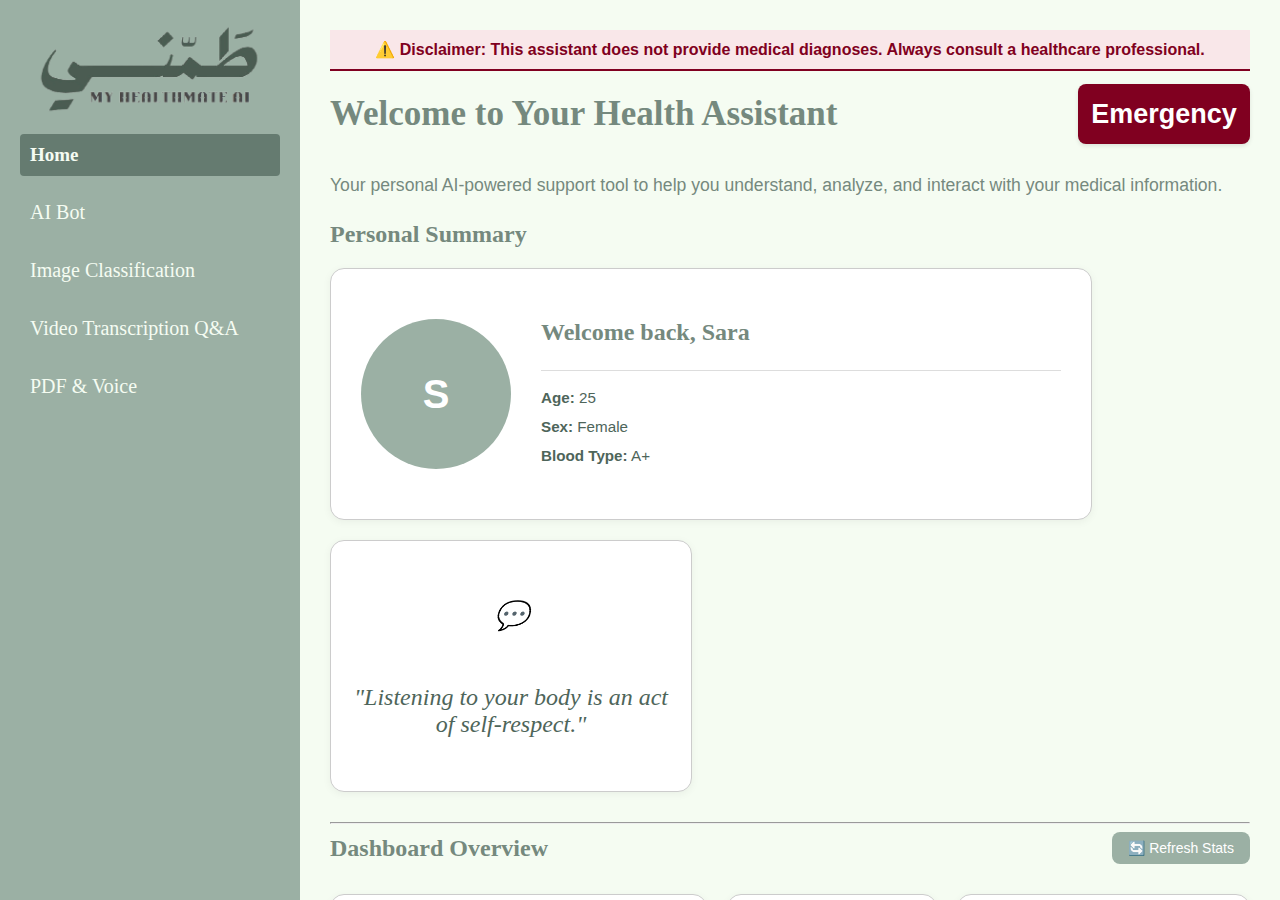
<file: templates/index.html>
<!DOCTYPE html>
<html lang="en">
<head>
  <meta charset="UTF-8" />
  <title>Health Assistant - Home</title>
  <link rel="stylesheet" href="/static/main.css" />
</head>
<body>
  <div class="container">
    <aside class="sidebar">
      <img src="/static/images/WN2.png" alt="Health Assistant Logo" class="sidebar-logo" />
      
    <!-- Sidebar -->
      <nav>
        <a href="/index" class="active">Home</a>
        <a href="/aiBot" >AI Bot</a>
        <a href="/imageClassification">Image Classification</a>
        <a href="/videoTranscribe">Video Transcription Q&A</a>
        <a href="/pdfVoice">PDF & Voice</a>
      </nav>
    </aside>

    <main class="content">
      <div class="disclaimer">
        ⚠️ Disclaimer: This assistant does not provide medical diagnoses. Always consult a healthcare professional.
      </div>
      <div class="header-with-button">
        <h1 style="font-family: Georgia, serif;  font-size: 35px">Welcome to Your Health Assistant</h1>
        <a href="" class="emergency-button">Emergency</a>
      </div>
      <p class="intro">
        Your personal AI-powered support tool to help you understand, analyze, and interact with your medical information.
      </p>

      <!-- Personal Section -->
      <h2 style="font-family: Georgia, serif;">Personal Summary</h2>
      <div class="profile-row">
        <div class="profile-card personal-card">
          <div class="avatar-circle">S</div>
          <div class="profile-info">
            <h2 style="font-family: Georgia, serif;">Welcome back, Sara</h2>
            <hr />
            <p><strong>Age:</strong> 25</p>
            <p><strong>Sex:</strong> Female</p>
            <p><strong>Blood Type:</strong> A+</p>
          </div>
        </div>

        <div class="quote-box">
          <h3>💬</h3>
          <p id="quoteText" style="font-family: Georgia, serif;">"Your health is your greatest wealth."</p>
        </div>
      </div>

      <hr />

      <!-- Dashboard Section -->
      <div class="dashboard-header">
        <h2 style="font-family: Georgia, serif;">Dashboard Overview</h2>
        <button id="refreshBtn">🔄 Refresh Stats</button>
      </div>
      

      <div class="dashboard-row">
        <div class="metric-card wide-card">
          <h3>Total Uploads</h3>
          <div class="upload-bars">
            <div class="upload-row">
              <span>PDFs</span>
              <div class="bar" style="--value: 80%"></div>
              <span class="count">8</span>
            </div>
            <div class="upload-row">
              <span>Voice Notes</span>
              <div class="bar" style="--value: 65%"></div>
              <span class="count">6</span>
            </div>
            <div class="upload-row">
              <span>Images</span>
              <div class="bar" style="--value: 45%"></div>
              <span class="count">4</span>
            </div>
            <div class="upload-row">
              <span>YouTube</span>
              <div class="bar" style="--value: 30%"></div>
              <span class="count">3</span>
            </div>
          </div>
        </div>
      
        <div class="metric-card narrow-card">
          <h3>Last Activity</h3>
          <p id="lastActive">Just now</p>
        </div>
      
        <div class="metric-card activity-card">
          <h3>Recent Activity</h3>
          <ul class="activity-list">
            <li><span class="time">12:05 PM</span> – Transcribed a voice note</li>
            <li><span class="time">11:42 AM</span> – Uploaded PDF for analysis</li>
            <li><span class="time">11:10 AM</span> – Asked a question about video</li>
          </ul>
        </div>
      </div>
      

      <br>
      <hr />

      <!-- Feature Cards -->
      <h2 style="font-family: Georgia, serif;">Health Assistant Features</h2>
      <div class="dashboard-cards">
        <div class="card" onclick="location.href='aiBot.html'">
          <h3>AI Chat Assistant</h3>
          <p>Chat with your health AI and get instant answers.</p>
        </div>

        <div class="card" onclick="location.href='imageClassification.html'">
          <h3>Image Classification</h3>
          <p>Upload medical images and receive intelligent classifications.</p>
        </div>

        <div class="card" onclick="location.href='videoTranscribe.html'">
          <h3>Video Transcription + Q&A</h3>
          <p>Convert videos to text and ask questions based on the content.</p>
        </div>

        <div class="card" onclick="location.href='pdfVoice.html'">
          <h3>PDF & Voice Notes Analysis</h3>
          <p>Upload medical PDFs or voice notes and interact with them using AI.</p>
        </div>
      </div>
    </main>
  </div>

  <script>
    const refreshBtn = document.getElementById("refreshBtn");
    const lastActive = document.getElementById("lastActive");

    refreshBtn.addEventListener("click", () => {
      const now = new Date().toLocaleString();
      lastActive.textContent = now;
    });

    const quotes = [
      "Your health is your greatest wealth.",
      "Small steps every day lead to big results.",
      "Rest and self-care are productive too.",
      "Healing is not linear — be kind to yourself.",
      "Your body hears everything your mind says.",
      "Progress, not perfection.",
      "You are doing better than you think.",
      "Take care of your body, it’s the only place you have to live.",
      "Listening to your body is an act of self-respect.",
      "Stay positive. Your health journey is worth it."
    ];

    const quoteText = document.getElementById("quoteText");
    const randomIndex = Math.floor(Math.random() * quotes.length);
    quoteText.textContent = `"${quotes[randomIndex]}"`;
  </script>
</body>
</html>
</file>
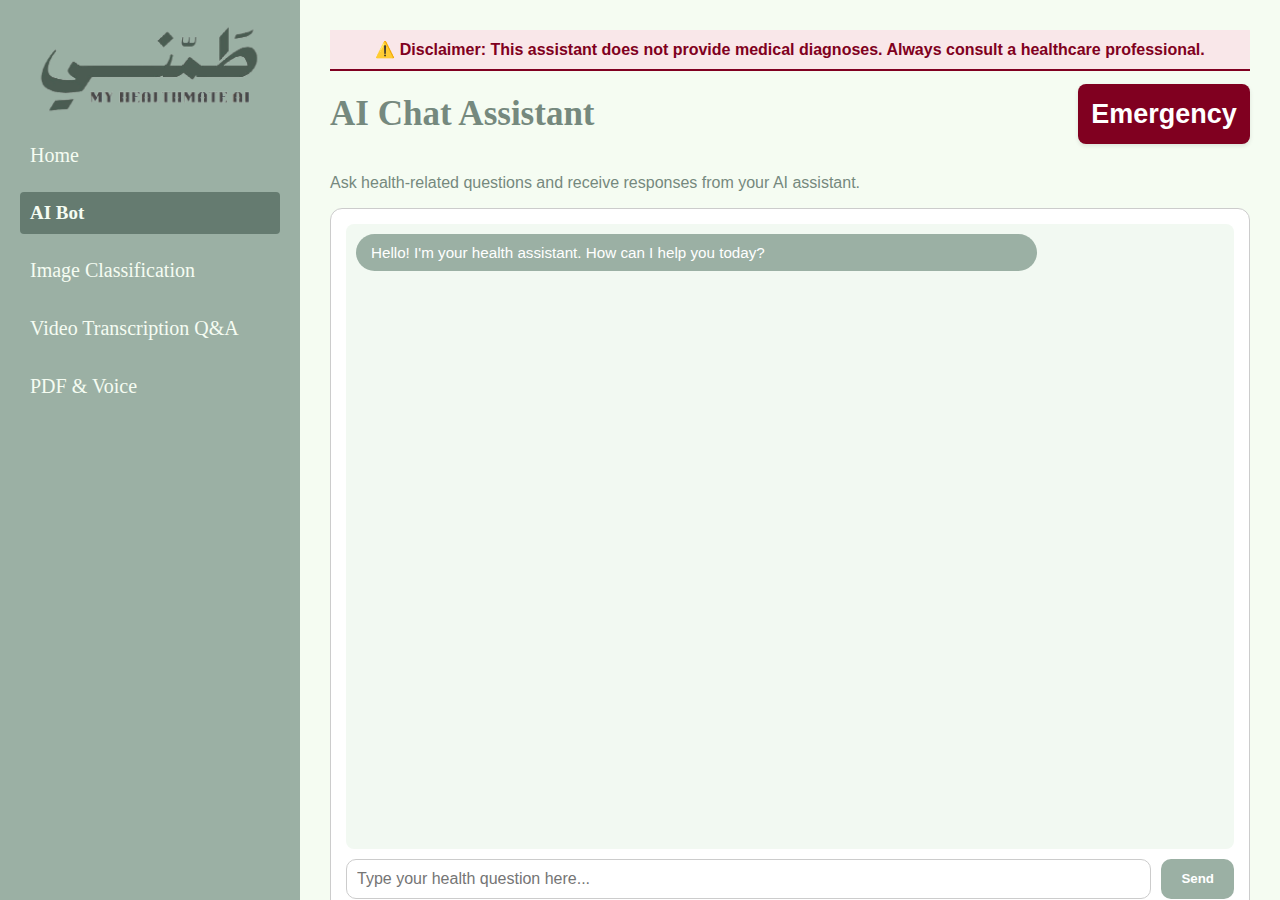
<file: templates/aiBot.html>
<!DOCTYPE html>
<html lang="en">
<head>
  <meta charset="UTF-8" />
  <title>AI Chat Assistant</title>
  <link rel="stylesheet" href="/static/main.css" />
  <link rel="stylesheet" href="/static/aiBot.css" />
</head>
<body>
  <div class="container">
    <!-- Sidebar -->
    <aside class="sidebar">
      <img src="/static/images/WN2.png" alt="Health Assistant Logo" class="sidebar-logo" />
      <nav>
        <a href="/index">Home</a>
        <a href="/aiBot" class="active">AI Bot</a>
        <a href="/imageClassification">Image Classification</a>
        <a href="/videoTranscribe">Video Transcription Q&A</a>
        <a href="/pdfVoice">PDF & Voice</a>
      </nav>
    </aside>

    <!-- Content -->
    <main class="content">
      <div class="disclaimer">
        ⚠️ Disclaimer: This assistant does not provide medical diagnoses. Always consult a healthcare professional.
      </div>
      <div class="header-with-button">
        <h1 style="font-family: Georgia, serif;  font-size: 35px">AI Chat Assistant</h1>
        <a href="" class="emergency-button">Emergency</a>
      </div>
      <p>Ask health-related questions and receive responses from your AI assistant.</p>

      <div class="chat-box">
        <div id="chat-log" class="chat-log">
          <div class="chat-bubble bot">Hello! I'm your health assistant. How can I help you today?</div>
        </div>

        <form id="chat-form" class="chat-form">
          <input type="text" id="user-input" placeholder="Type your health question here..." required />
          <button type="submit">Send</button>
        </form>
      </div>
    </main>
  </div>

  <script>
      const form = document.getElementById('chat-form');
      const input = document.getElementById('user-input');
      const chatLog = document.getElementById('chat-log');
    
      form.addEventListener('submit', async (e) => {
        e.preventDefault();
        const userMsg = input.value.trim();
        if (!userMsg) return;
    
        const userBubble = document.createElement('div');
        userBubble.className = 'chat-bubble user';
        userBubble.textContent = userMsg;
        chatLog.appendChild(userBubble);
        chatLog.scrollTop = chatLog.scrollHeight;
    
        input.value = '';
    
        // Send to backend
        try {
          const res = await fetch('/ask', {
            method: 'POST',
            headers: {
              'Content-Type': 'application/json'
            },
            body: JSON.stringify({ message: userMsg })
          });
    
          const data = await res.json();
          const botBubble = document.createElement('div');
          botBubble.className = 'chat-bubble bot';
          botBubble.textContent = data.response || "Sorry, I couldn't understand that.";
          chatLog.appendChild(botBubble);
          chatLog.scrollTop = chatLog.scrollHeight;
        } catch (error) {
          console.error('Error:', error);
        }
      });
    </script>
</body>
</html>
</file>
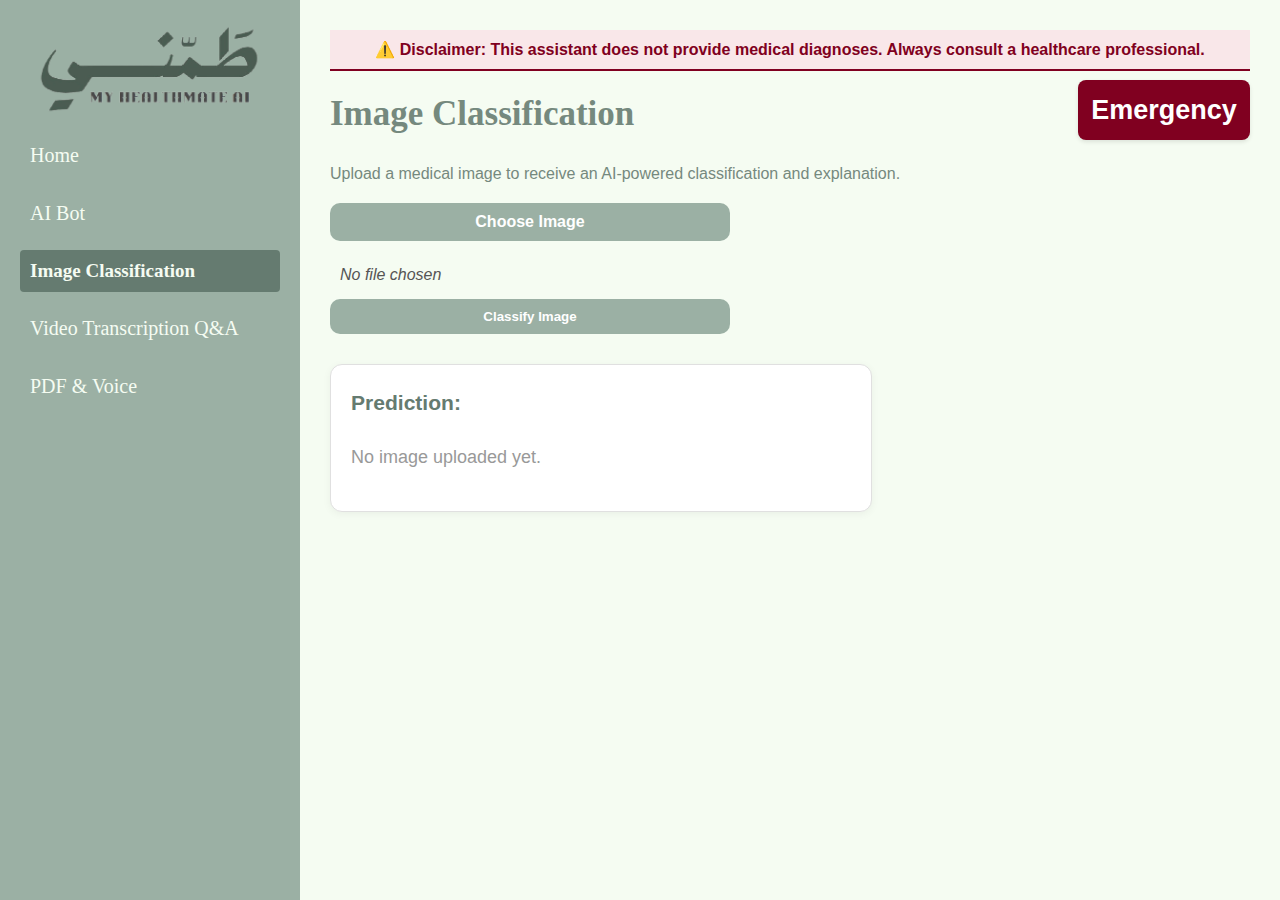
<file: templates/imageClassification.html>
<!DOCTYPE html>
<html lang="en">
<head>
  <meta charset="UTF-8" />
  <title>Image Classification</title>
  <link rel="stylesheet" href="/static/features.css" />
  <link rel="stylesheet" href="/static/imageClassification.css" />
  <link rel="stylesheet" href="/static/main.css" />
</head>
<body>
  <div class="container">
    <!-- Sidebar -->
    <aside class="sidebar">
      <img src="/static/images/WN2.png" alt="Health Assistant Logo" class="sidebar-logo" />
      <nav>
        <a href="/index">Home</a>
        <a href="/aiBot">AI Bot</a>
        <a href="/imageClassification" class="active">Image Classification</a>
        <a href="/videoTranscribe">Video Transcription Q&A</a>
        <a href="/pdfVoice">PDF & Voice</a>
      </nav>
    </aside>

    <!-- Content -->
    <main class="content">
      <div class="disclaimer">
        ⚠️ Disclaimer: This assistant does not provide medical diagnoses. Always consult a healthcare professional.
      </div>
      <div class="header-with-button">
        <h1 style="font-family: Georgia, serif;  font-size: 35px">Image Classification</h1>
        <a href="" class="emergency-button">Emergency</a>
      </div>
      <p>Upload a medical image to receive an AI-powered classification and explanation.</p>

      <form class="upload-form" id="uploadForm" enctype="multipart/form-data">
        <input type="file" id="image-file" name="file" accept="image/*" hidden required />
        <label for="image-file" class="file-label">Choose Image</label>
        <span id="image-name" class="file-name">No file chosen</span>
        <button type="submit">Classify Image</button>
      </form>

      <div class="result-box">
        <h3>Prediction:</h3>
        <p id="result-text" class="placeholder">No image uploaded yet.</p>
      </div>
    </main>
  </div>

  <script>
    const imageInput = document.getElementById("image-file");
    const imageName = document.getElementById("image-name");
    const uploadForm = document.getElementById("uploadForm");
    const resultText = document.getElementById("result-text");
  
    imageInput.addEventListener("change", () => {
      imageName.textContent = imageInput.files.length > 0
        ? imageInput.files[0].name
        : "No file chosen";
    });
  
    uploadForm.addEventListener("submit", async (e) => {
      e.preventDefault();
  
      const formData = new FormData(uploadForm);
      try {
        const response = await fetch("/classify-image", {
          method: "POST",
          body: formData
        });
        const data = await response.json();
  
        // ✅ Render formatted HTML response
        resultText.innerHTML = data.result;
        resultText.classList.remove("placeholder");
  
      } catch (err) {
        resultText.textContent = "⚠️ Error classifying image.";
        resultText.classList.add("error");
      }
    });
  </script>
  
</body>
</html>
</file>
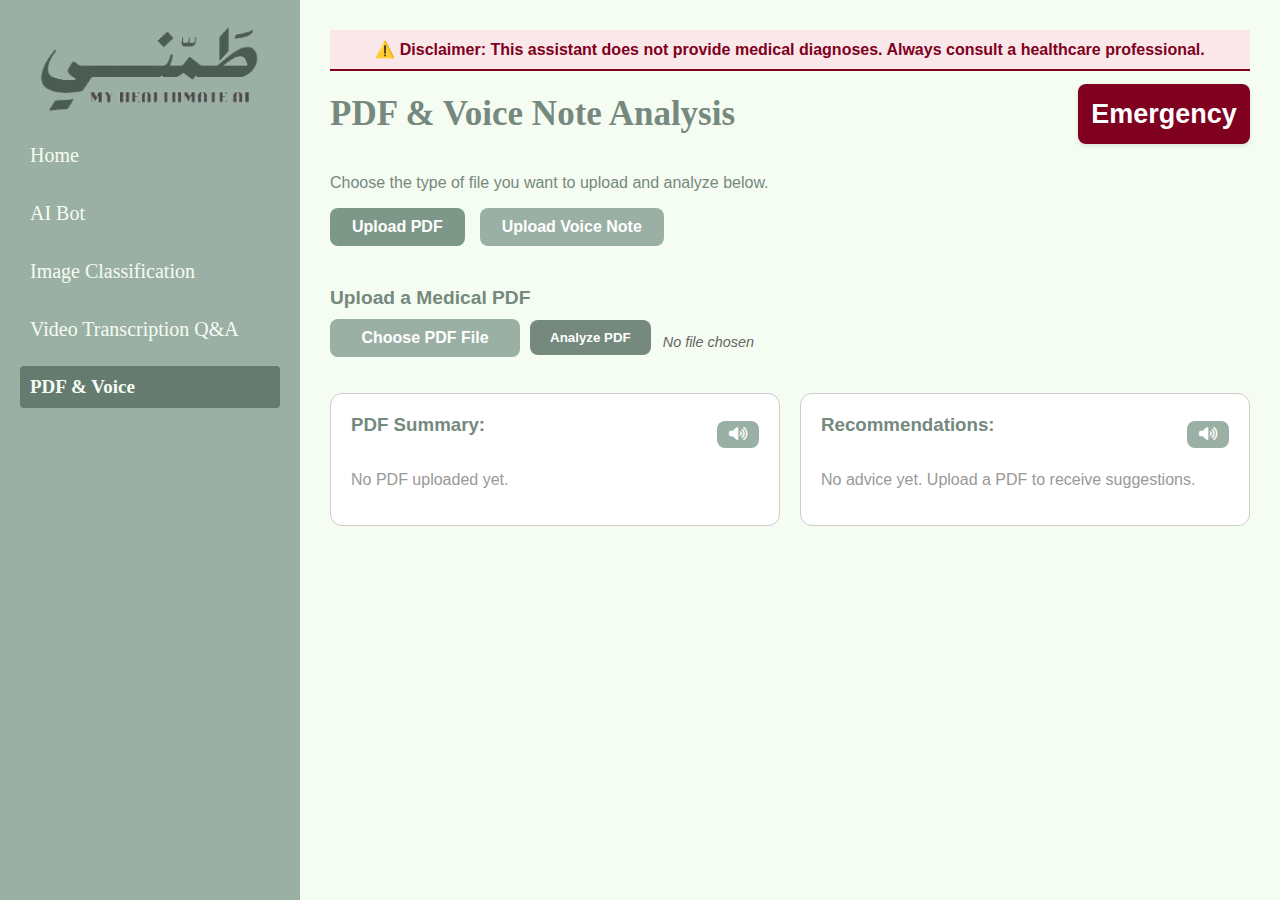
<file: templates/pdfVoice.html>
<!DOCTYPE html>
<html lang="en">
<head>
  <meta charset="UTF-8" />
  <title>PDF & Voice Note Analysis</title>
  <link rel="stylesheet" href="/static/main.css" />
  <link rel="stylesheet" href="/static/features.css" />
  <link rel="stylesheet" href="/static/pdfvoice.css" />
  <link rel="stylesheet" href="https://cdnjs.cloudflare.com/ajax/libs/font-awesome/6.5.0/css/all.min.css">
  <style>
    .file-row {
      display: flex;
      align-items: center;
      gap: 10px;
      flex-wrap: wrap;
      margin-bottom: 6px;
    }

    .file-name {
      display: block;
      font-style: italic;
      font-size: 0.9em;
      color: #666;
      margin-left: 2px;
    }
  </style>
</head>
<body>
  <div class="container">
    <!-- Sidebar -->
    <aside class="sidebar">
      <img src="/static/images/WN2.png" alt="Health Assistant Logo" class="sidebar-logo" />
      <nav>
        <a href="/index">Home</a>
        <a href="/aiBot">AI Bot</a>
        <a href="/imageClassification">Image Classification</a>
        <a href="/videoTranscribe">Video Transcription Q&A</a>
        <a href="/pdfVoice" class="active">PDF & Voice</a>
      </nav>
    </aside>

    <!-- Main Content -->
    <main class="content">
      <div class="disclaimer">
        ⚠️ Disclaimer: This assistant does not provide medical diagnoses. Always consult a healthcare professional.
      </div>
      <div class="header-with-button">
        <h1 style="font-family: Georgia, serif;  font-size: 35px">PDF & Voice Note Analysis</h1>
        <a href="" class="emergency-button">Emergency</a>
      </div>
      <p>Choose the type of file you want to upload and analyze below.</p>

      <!-- Toggle Tabs -->
      <div class="toggle-tabs">
        <button class="tab-btn active" data-target="pdf-tab">Upload PDF</button>
        <button class="tab-btn" data-target="voice-tab">Upload Voice Note</button>
      </div>

      <!-- === PDF Upload Section === -->
      <div id="pdf-tab" class="upload-tab active">
        <div class="flex-container">
          <div class="left-panel">
            <h2>Upload a Medical PDF</h2>
            <form class="upload-form">
              <input type="file" id="pdf-file" accept=".pdf" hidden required />
              <div class="file-row">
                <label for="pdf-file" class="file-label">Choose PDF File</label>
                <button type="submit">Analyze PDF</button>
              </div>
              <span id="pdf-name" class="file-name">No file chosen</span>
            </form>
          </div>
        </div>

        <div class="flex-row">
          <!-- PDF Summary -->
          <div class="result-box">
            <div class="heading-row">
              <h3>PDF Summary:</h3>
              <button onclick="readText('pdf-summary')">
                <i class="fa-solid fa-volume-high"></i>
              </button>
            </div>
            <p id="pdf-summary" class="placeholder">No PDF uploaded yet.</p>
          </div>

          <!-- PDF Advice -->
          <div class="result-box">
            <div class="heading-row">
              <h3>Recommendations:</h3>
              <button onclick="readText('pdf-advice')">
                <i class="fa-solid fa-volume-high"></i>
              </button>
            </div>
            <p id="pdf-advice" class="placeholder">No advice yet. Upload a PDF to receive suggestions.</p>
          </div>
        </div>
      </div> <!-- End PDF tab -->

      <!-- === Voice Upload Section === -->
      <div id="voice-tab" class="upload-tab">
        <div class="upload-form-block">
          <h2> Upload a Voice Note</h2>
          <form class="upload-form">
            <input type="file" id="voice-file" accept="audio/*" hidden required />
            <div class="file-row">
              <label for="voice-file" class="file-label">Choose Audio File</label>
              <button type="submit">Transcribe & Analyze</button>
            </div>
            <span id="voice-name" class="file-name">No file chosen</span>
          </form>
        </div>

        <div class="flex-row">
          <!-- Voice Summary -->
          <div class="result-box">
            <div class="heading-row">
              <h3>Voice Note Summary:</h3>
              <button onclick="readText('voice-summary')">
                <i class="fa-solid fa-volume-high"></i>
              </button>
            </div>
            <p id="voice-summary" class="placeholder">No audio uploaded yet.</p>
          </div>

          <!-- Voice Advice -->
          <div class="result-box">
            <div class="heading-row">
              <h3>Recommendations:</h3>
              <button onclick="readText('voice-advice')">
                <i class="fa-solid fa-volume-high"></i>
              </button>
            </div>
            <p id="voice-advice" class="placeholder">No advice yet. Upload a voice note to receive suggestions.</p>
          </div>
        </div>
      </div>
    </main>
  </div>

  <!-- JavaScript -->
  <script>
    // Tab toggle
    const tabs = document.querySelectorAll(".tab-btn");
    const tabContents = document.querySelectorAll(".upload-tab");

    tabs.forEach(tab => {
      tab.addEventListener("click", () => {
        tabs.forEach(btn => btn.classList.remove("active"));
        tabContents.forEach(tc => tc.classList.remove("active"));
        tab.classList.add("active");
        document.getElementById(tab.dataset.target).classList.add("active");
      });
    });

    // File name display
    const pdfInput = document.getElementById("pdf-file");
    const pdfName = document.getElementById("pdf-name");
    pdfInput.addEventListener("change", () => {
      pdfName.textContent = pdfInput.files.length > 0 ? pdfInput.files[0].name : "No file chosen";
    });

    const voiceInput = document.getElementById("voice-file");
    const voiceName = document.getElementById("voice-name");
    voiceInput.addEventListener("change", () => {
      voiceName.textContent = voiceInput.files.length > 0 ? voiceInput.files[0].name : "No file chosen";
    });

    // PDF submission
    document.querySelector("#pdf-tab .upload-form").addEventListener("submit", async function (e) {
      e.preventDefault();
      const formData = new FormData();
      formData.append("pdf_file", pdfInput.files[0]);

      document.getElementById("pdf-summary").textContent = "⏳ Summarizing PDF...";
      document.getElementById("pdf-advice").textContent = "⏳ Generating advice...";

      const res = await fetch("/analyze-pdf", {
        method: "POST",
        body: formData
      });

      const data = await res.json();
      document.getElementById("pdf-summary").textContent = data.summary || "❌ Failed to summarize.";
      document.getElementById("pdf-advice").textContent = data.advice || "❌ No advice generated.";
    });

    // Voice submission
    document.querySelector("#voice-tab .upload-form").addEventListener("submit", async function (e) {
      e.preventDefault();
      const formData = new FormData();
      formData.append("audio_file", voiceInput.files[0]);

      document.getElementById("voice-summary").textContent = "⏳ Transcribing audio...";
      document.getElementById("voice-advice").textContent = "⏳ Generating advice...";

      const res = await fetch("/transcribe-audio", {
        method: "POST",
        body: formData
      });

      const data = await res.json();
      document.getElementById("voice-summary").textContent = data.transcription || "❌ Failed to transcribe.";
      document.getElementById("voice-advice").textContent = data.advice || "❌ No advice generated.";
    });

    // Read aloud
    let currentUtterance = null;
let currentReadingId = null;

function readText(id) {
  const element = document.getElementById(id);
  if (!element) return;

  const text = element.textContent;

  // If the same section is being read again → stop it
  if (speechSynthesis.speaking && currentReadingId === id) {
    speechSynthesis.cancel();
    currentUtterance = null;
    currentReadingId = null;
    return;
  }

  // If something else is speaking → stop it first
  speechSynthesis.cancel();

  const utterance = new SpeechSynthesisUtterance(text);
  utterance.lang = "en-US";

  currentUtterance = utterance;
  currentReadingId = id;

  speechSynthesis.speak(utterance);

  // Reset state when done
  utterance.onend = () => {
    currentUtterance = null;
    currentReadingId = null;
  };
}

  </script>
</body>
</html>
</file>
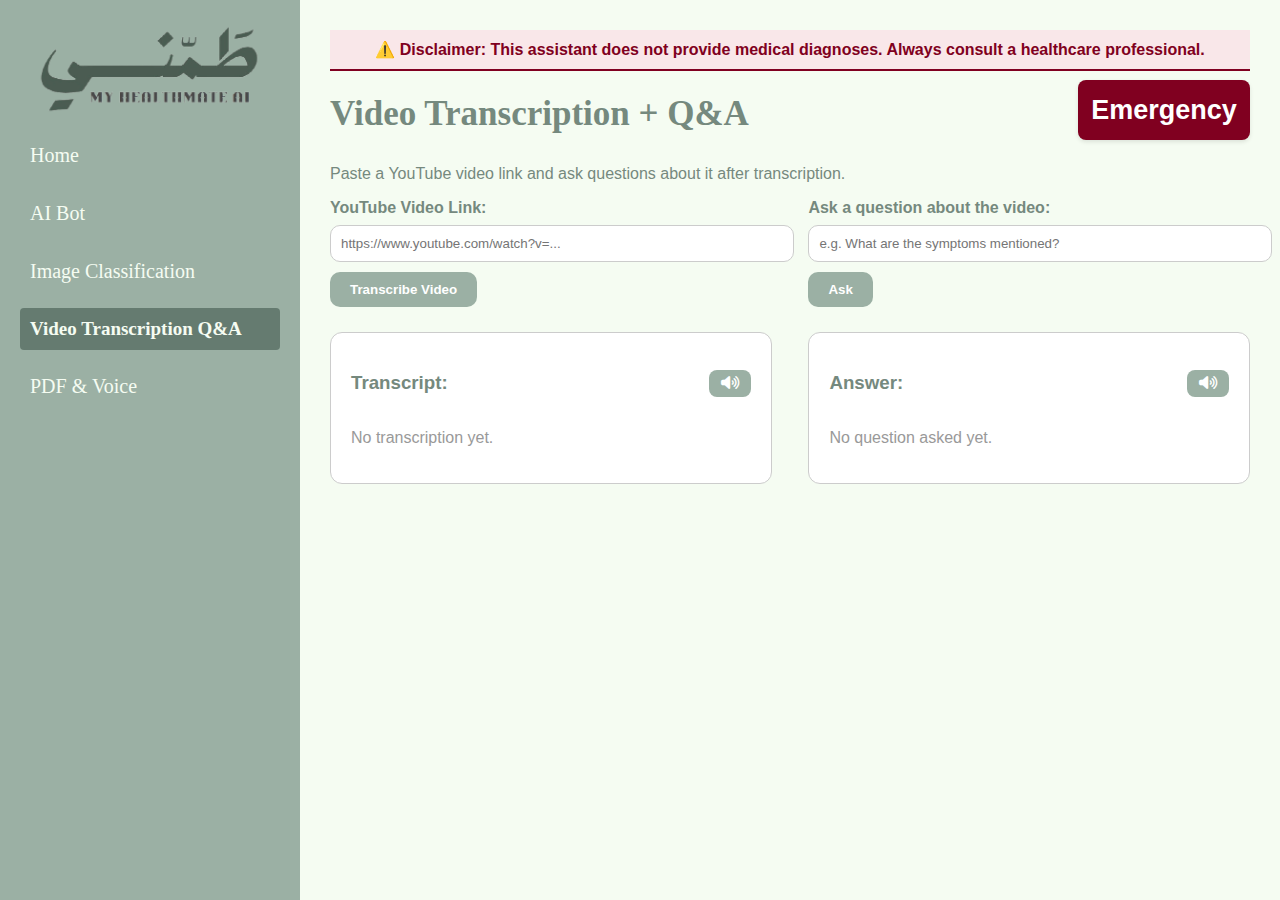
<file: templates/videoTranscribe.html>
<!DOCTYPE html>
<html lang="en">
<head>
  <meta charset="UTF-8" />
  <title>Video Transcription + Q&A</title>
  <link rel="stylesheet" href="/static/features.css" />
  <link rel="stylesheet" href="/static/videoTranscribe.css" />
  <link rel="stylesheet" href="/static/main.css" />
  <link rel="stylesheet" href="https://cdnjs.cloudflare.com/ajax/libs/font-awesome/6.5.0/css/all.min.css">
</head>
<body>
  <div class="container">
    <!-- Sidebar -->
    <aside class="sidebar">
      <img src="/static/images/WN2.png" alt="Health Assistant Logo" class="sidebar-logo" />
      <nav>
        <a href="/index">Home</a>
        <a href="/aiBot">AI Bot</a>
        <a href="/imageClassification">Image Classification</a>
        <a href="/videoTranscribe" class="active">Video Transcription Q&A</a>
        <a href="/pdfVoice">PDF & Voice</a>
      </nav>
    </aside>

    <!-- Main Content -->
    <main class="content">
      <div class="disclaimer">
        ⚠️ Disclaimer: This assistant does not provide medical diagnoses. Always consult a healthcare professional.
      </div>
      <div class="header-with-button">
        <h1 style="font-family: Georgia, serif;  font-size: 35px">Video Transcription + Q&A</h1>
        <a href="" class="emergency-button">Emergency</a>
      </div>
      <p>Paste a YouTube video link and ask questions about it after transcription.</p>

      <div class="flex-row">
        <!-- Left: Transcription -->
        <div class="video-column">
          <form class="video-form">
            <label for="youtube-url">YouTube Video Link:</label>
            <input type="url" id="youtube-url" name="youtube_url" placeholder="https://www.youtube.com/watch?v=..." required />
            <button type="submit">Transcribe Video</button>
          </form>

          <div class="result-box">
            <div class="heading-row">
              <h3>Transcript:</h3>
              <button onclick="readText('transcript-text')">
                <i class="fa-solid fa-volume-high"></i>
              </button>
            </div>
            <p id="transcript-text" class="placeholder">No transcription yet.</p>
          </div>
        </div>

        <!-- Right: Q&A -->
        <div class="qa-column">
          <form class="qa-form">
            <label for="question">Ask a question about the video:</label>
            <input type="text" id="question" name="question" placeholder="e.g. What are the symptoms mentioned?" required />
            <button type="submit">Ask</button>
          </form>

          <div class="answer-box">
            <div class="heading-row">
              <h3>Answer:</h3>
              <button onclick="readText('answer-text')">
                <i class="fa-solid fa-volume-high"></i>
              </button>
            </div>
            <p id="answer-text" class="placeholder">No question asked yet.</p>
          </div>
        </div>
      </div>
    </main>
  </div>

  <script>
    const videoForm = document.querySelector(".video-form");
    const qaForm = document.querySelector(".qa-form");
    const transcriptEl = document.getElementById("transcript-text");
    const answerEl = document.getElementById("answer-text");

    videoForm.addEventListener("submit", async (e) => {
      e.preventDefault();
      const url = document.getElementById("youtube-url").value.trim();
      const formData = new FormData();
      formData.append("youtube_url", url);

      transcriptEl.textContent = "⏳ Transcribing...";
      answerEl.textContent = "Awaiting question...";

      const response = await fetch("/transcribe_video", {
        method: "POST",
        body: formData,
      });
      const data = await response.json();
      transcriptEl.textContent = data.transcript || "Failed to transcribe.";
    });

    qaForm.addEventListener("submit", async (e) => {
      e.preventDefault();
      const questionText = document.getElementById("question").value.trim();
      const formData = new FormData();
      formData.append("question", questionText);

      answerEl.textContent = "⏳ Thinking...";

      const response = await fetch("/ask_video_question", {
        method: "POST",
        body: formData,
      });
      const data = await response.json();
      answerEl.textContent = data.answer || "No answer found.";
    });

    let currentUtterance = null;
    function readText(elementId) {
      const text = document.getElementById(elementId).textContent;
      if (window.speechSynthesis.speaking) {
        window.speechSynthesis.cancel();
        currentUtterance = null;
        return;
      }
      currentUtterance = new SpeechSynthesisUtterance(text);
      currentUtterance.lang = "en-US";
      window.speechSynthesis.speak(currentUtterance);
    }
  </script>
</body>
</html>
</file>
<file: static/main.css>
/* ========== Base Styles ========== */
body {
  margin: 0;
  font-family: 'Segoe UI', sans-serif;
  background-color: #F5FCF2;
  color: #75897E;
}

.container {
  display: flex;
  height: 100vh;
}

/* ========== Sidebar Styles ========== */
.sidebar {
  max-width: 300px;
  min-width: 300px;
  background-color: #9BB0A4;
  color: #F5FCF2;
  padding: 20px;
  box-sizing: border-box;
  font-size: 20px;
  font-family: Georgia, serif;
}


.sidebar nav a {
  display: block;
  color: #F5FCF2;
  text-decoration: none;
  margin-bottom: 15px;
  padding: 10px;
  border-radius: 4px;
  transition: background-color 0.2s;
}

.sidebar nav a:hover {
  background-color: #657b70;
}

.sidebar nav a.active {
  background-color: #657b70;
  font-weight: bold;
  font-size: 19px;
}

.sidebar-logo {
  width: 230px;
  margin: 0 auto 20px;
  display: block;
}


/* ========== Main Content Area ========== */
.content {
  flex-grow: 1;
  padding: 30px;
  overflow-x: hidden;
}

.tool-section {
  display: none;
}

.tool-section.active {
  display: block;
}

.intro {
  margin-bottom: 25px;
  font-size: 1.1em;
  color: #75897E;
}

/* ========== Dashboard Header ========== */
.dashboard-header {
  display: flex;
  justify-content: space-between; /* space between h2 and button */
  align-items: center;            /* vertically center */
  margin-bottom: 20px;
}

.dashboard-header h2 {
  font-size: 24px;
  margin: 0;
}

.metric-card {
  background-color: #ffffff;
  border-radius: 16px;
  box-shadow: 0 4px 12px rgba(0, 0, 0, 0.06);
  padding: 20px;
  flex: 1;
  min-width: 280px;
  max-width: 100%;
}

.wide-card {
  flex: 2;
}

.narrow-card {
  flex: 1;
}

.activity-card {
  flex: 1.5;
}

.metric-card h3 {
  margin-bottom: 16px;
  font-size: 20px;
  font-family: 'Segoe UI', sans-serif;
}

.upload-bars .upload-row {
  display: flex;
  align-items: center;
  justify-content: space-between;
  margin-bottom: 10px;
}

.upload-row .bar {
  flex: 1;
  height: 10px;
  background-color: #dbe7df;
  border-radius: 6px;
  margin: 0 10px;
  position: relative;
  overflow: hidden;
}

.upload-row .bar::before {
  content: "";
  position: absolute;
  height: 100%;
  width: var(--value);
  background-color: #9BB0A4;
  border-radius: 6px;
  transition: width 0.4s ease;
}

.count {
  font-weight: bold;
  color: #75897E;
}

.activity-list {
  list-style: none;
  padding: 0;
  margin: 0;
}

.activity-list li {
  margin-bottom: 10px;
  font-size: 14px;
  color: #4d4d4d;
}

.time {
  color: #9BB0A4;
  font-weight: 600;
  margin-right: 6px;
}


/* ========== Refresh Button ========== */
#refreshBtn {
  background-color: #9BB0A4;
  border: none;
  color: white;
  padding: 8px 16px;
  border-radius: 8px;
  font-size: 14px;
  cursor: pointer;
  transition: background-color 0.3s;
}

#refreshBtn:hover {
  background-color: #839d90;
}

/* ========== Profile Section ========== */
.profile-row {
  display: flex;
  flex-wrap: wrap;
  gap: 20px;
  margin-bottom: 30px;
}

.profile-card {
  width: 700px;
  height: 200px;
  display: flex;
  align-items: center;
  gap: 30px;
  background-color: #ffffff;
  border: 1px solid #ccc;
  border-radius: 14px;
  padding: 25px 30px;
  box-shadow: 0 2px 8px rgba(0, 0, 0, 0.05);
}

.avatar-circle {
  width: 150px;
  height: 150px;
  background-color: #9BB0A4;
  color: white;
  font-weight: bold;
  font-size: 2.5rem;
  border-radius: 50%;
  display: flex;
  align-items: center;
  justify-content: center;
  flex-shrink: 0;
}

.profile-info {
  flex-grow: 1;
  display: flex;
  flex-direction: column;
  justify-content: center;
}

.profile-info h2 {
  margin: 0 0 12px;
  color: #75897E;
}

.profile-info p {
  margin: 6px 0;
  font-size: 0.95rem;
  color: #4e655a;
}

.profile-info hr {
  border: none;
  border-top: 1px solid #ddd;
  margin: 12px 0;
}

/* ========== Quote Box ========== */
.quote-box {
  width: 320px;
  height: 210px;
  background-color: #ffffff;
  border: 1px solid #ccc;
  border-radius: 14px;
  padding: 20px;
  box-shadow: 0 2px 8px rgba(0, 0, 0, 0.05);
  display: flex;
  flex-direction: column;
  justify-content: center;
  align-items: center;
  font-style: italic;
  font-size: 1.5rem;
  color: #4e655a;
  text-align: center;
}

/* ========== Dashboard Row Layout ========== */
.dashboard-row {
  display: flex;
  flex-wrap: wrap;
  gap: 20px;
  margin-top: 30px;
  align-items: stretch;
  
}

.wide-card {
  flex: 2;
  min-width: 300px;
  border: 1px solid #ccc;
  border-radius: 14px;
  padding: 20px;
  box-shadow: 0 2px 8px rgba(0, 0, 0, 0.05);
}

.narrow-card {
  flex: 1;
  min-width: 150px;
  display: flex;
  align-items: center;
  justify-content: center;
  flex-direction: column;
  border: 1px solid #ccc;
  border-radius: 14px;
  padding: 20px;
  box-shadow: 0 2px 8px rgba(0, 0, 0, 0.05);
}

.activity-card {
  flex: 1.5;
  min-width: 220px;
  display: flex;
  flex-direction: column;
  border: 1px solid #ccc;
  border-radius: 14px;
  padding: 20px;
  box-shadow: 0 2px 8px rgba(0, 0, 0, 0.05);
}

/* ========== Upload Breakdown ========== */
.upload-bars {
  margin-top: 25px;
  display: flex;
  flex-direction: column;
  gap: 12px;
  max-width: 600px;
}

.upload-row {
  display: flex;
  align-items: center;
  gap: 10px;
}

.upload-row span:first-child {
  width: 100px;
  font-weight: bold;
}

.bar {
  flex-grow: 1;
  height: 16px;
  background-color: #DCE9E2;
  border-radius: 10px;
  position: relative;
  overflow: hidden;
}

.bar::before {
  content: '';
  position: absolute;
  height: 100%;
  width: var(--value);
  background-color: #9BB0A4;
  border-radius: 10px 0 0 10px;
}

.count {
  font-weight: bold;
  color: #4e655a;
}

/* ========== Activity List ========== */
.activity-list {
  list-style: none;
  padding: 0;
  margin: 10px 0 0;
  font-size: 0.9rem;
}

.activity-list li {
  margin-bottom: 8px;
  color: #4e655a;
}

.activity-list .time {
  font-weight: bold;
  color: #9BB0A4;
}

/* ========== Feature Cards Section ========== */
.dashboard-cards {
  display: flex;
  flex-wrap: wrap;
  gap: 20px;
}

.card {
  background-color: #ffffff;
  border: 1px solid #ddd;
  border-radius: 10px;
  padding: 20px;
  width: 45%;
  height: 150px; /* optional: ensures consistent height */
  box-shadow: 0 2px 8px rgba(0, 0, 0, 0.05);
  transition: all 0.2s ease;
  cursor: pointer;

  /* Center content */
  display: flex;
  flex-direction: column;
  justify-content: center;
  align-items: center;
  text-align: center;
}


.card:hover {
  background-color: #e8f9e1;
  transform: translateY(-5px);
}

.card h3 {
  color: #75897E;
  margin-bottom: 5px;
  font-size: 22px;
}

.card p {
  color: #75897E;
  font-size: 17px;
}


.disclaimer {
  background-color: #f9e7e9; /* blush pink */
  color: #800020;            /* burgundy */
  text-align: center;
  padding: 10px 15px;
  font-size: 16px;
  font-weight: 600;
  border-bottom: 2px solid #800020;
}




.header-with-button {
  display: flex;
  justify-content: space-between;
  align-items: center;
}

.emergency-button {
  background-color: #800020; /* dark burgundy */
  color: #ffffff; /* white text */
  padding: 10px 16px;
  border: none;
  border-radius: 8px;
  text-decoration: none;
  font-weight: bold;
  box-shadow: 0 2px 4px rgba(0,0,0,0.1);
  transition: background-color 0.3s ease;
  width: 140px;
  height: 40px;
  display: flex;
  justify-content: center;
  align-items: center;
  font-size: 27px;
}

.emergency-button:hover {
  background-color: #d10000;
}
</file>
<file: static/aiBot.css>
.chat-box {
    display: flex;
    flex-direction: column;
    height: 75vh;
    border: 1px solid #ccc;
    border-radius: 12px;
    padding: 15px;
    background-color: #ffffff;
  }
  
  .chat-log {
    flex-grow: 1;
    overflow-y: auto;
    padding: 10px;
    margin-bottom: 10px;
    border-radius: 8px;
    background-color: #f2f9f2;
  }
  
  .chat-bubble {
    max-width: 75%;
    padding: 10px 15px;
    border-radius: 20px;
    margin-bottom: 10px;
    font-size: 0.95em;
  }
  
  .chat-bubble.user {
    background-color: #d0e6d9;
    align-self: flex-end;
    color: #2f3f37;
  }
  
  .chat-bubble.bot {
    background-color: #9BB0A4;
    color: #fff;
    align-self: flex-start;
  }
  
  .chat-form {
    display: flex;
    gap: 10px;
  }
  
  .chat-form input {
    flex-grow: 1;
    padding: 10px;
    border: 1px solid #ccc;
    border-radius: 10px;
    font-size: 1em;
  }
  
  .chat-form button {
    padding: 10px 20px;
    background-color: #9BB0A4;
    color: white;
    border: none;
    border-radius: 10px;
    font-weight: bold;
    cursor: pointer;
  }
  
  .chat-form button:hover {
    background-color: #7d9889;
  }
</file>
<file: static/features.css>
body {
    margin: 0;
    font-family: 'Segoe UI', sans-serif;
    background-color: #F5FCF2;
    color: #75897E;
  }
  
  .container {
    display: flex;
    height: 100vh;
    width: 100%;
  }
</file>
<file: static/imageClassification.css>
body {
    margin: 0;
    font-family: 'Segoe UI', sans-serif;
    background-color: #F5FCF2;
    color: #75897E;
  }
  
  .container {
    display: flex;
    height: 100vh;
  }
  
  .sidebar {
    width: 220px;
    background-color: #9BB0A4;
    color: #F5FCF2;
    padding: 20px;
    box-sizing: border-box;
  }
  
  .sidebar h2 {
    margin-bottom: 30px;
    font-size: 1.4em;
    color: #F5FCF2;
  }
  
  .sidebar nav a {
    display: block;
    color: #F5FCF2;
    text-decoration: none;
    margin-bottom: 15px;
    padding: 10px;
    border-radius: 4px;
  }
  
  .sidebar nav a:hover,
  .sidebar nav a.active {
    background-color: #8BA296;
  }
  
  .content {
    flex-grow: 1;
    padding: 30px;
    overflow-y: auto;
  }
  
  h1 {
    margin-bottom: 15px;
  }
  
  .upload-form {
    margin-top: 20px;
    margin-bottom: 30px;
    display: flex;
    flex-direction: column;
    gap: 15px;
    max-width: 400px;
  }
  
  .upload-form input[type="file"] {
    padding: 10px;
    background-color: #fff;
    border: 1px solid #ccc;
    border-radius: 10px;
  }
  
  .upload-form button {
    padding: 10px;
    background-color: #9BB0A4;
    color: white;
    font-weight: bold;
    border: none;
    border-radius: 10px;
    cursor: pointer;
  }
  
  .upload-form button:hover {
    background-color: #7d9889;
    
  }
  
  .result-box {
    max-width: 500px;
    margin-top: 20px;
    padding: 20px;
    background-color: #ffffff; /* White background like your dashboard cards */
    border: 1px solid #e0e0e0; /* Soft border */
    border-radius: 12px;
    box-shadow: 0 2px 8px rgba(0, 0, 0, 0.05); /* Soft subtle shadow */
    color: #444;
    font-size: 18px;
    line-height: 1.7;
    transition: all 0.3s ease;
  }
  
  .result-box strong {
    color: #3a6d5a; /* Soft green tone for medical headings */
    font-weight: 600;
  }
  
  
  
  .result-box h3 {
    margin-top: 0;
    color: #657b70

  }
  
  .placeholder {
    color: #999;
  }
  

  /* Styled File Input */
  .file-label {
    display: inline-flex;
    align-items: center;
    justify-content: center;
    background-color: #9BB0A4;
    color: white;
    padding: 10px 20px;
    border-radius: 10px;
    font-weight: bold;
    cursor: pointer;
    margin-bottom: 10px;
    text-align: center;
    min-width: 180px; /* optional: keeps width consistent */
  }
  
  
  .file-label:hover {
    background-color: #7d9889;
  }
  
  .file-name {
    margin-left: 10px;
    font-style: italic;
    color: #555;
  }
</file>
<file: static/pdfvoice.css>
.toggle-tabs {
  display: flex;
  gap: 15px;
  margin-bottom: 25px;
}

.tab-btn {
  padding: 10px 22px;
  background-color: #9BB0A4;
  color: white;
  font-weight: bold;
  border: none;
  border-radius: 8px;
  cursor: pointer;
  font-size: 1em;
}

.tab-btn.active {
  background-color: #7d9889;
}

.upload-tab {
  display: none;
}

.upload-tab.active {
  display: block;
  margin-top: 25px;
}

.flex-container {
  display: flex;
  justify-content: space-between;
  gap: 40px;
  flex-wrap: wrap;
  align-items: flex-start;
}

.left-panel,
.right-panel {
  flex: 1;
  min-width: 350px;
  max-width: 48%;
}

.right-panel {

  margin-top: 60px; /* 👈 Pushes the right panel downward */
}


.upload-form {
  margin-bottom: 20px;
  display: flex;
  align-items: center;
  flex-wrap: wrap;
  gap: 10px;
}

.upload-form input[type="file"] {
  display: none;
}

.file-label {
  display: inline-flex;
  justify-content: center;
  align-items: center;
  background-color: #9BB0A4;
  color: white;
  padding: 10px 18px;
  border-radius: 10px;
  font-weight: bold;
  cursor: pointer;
  min-width: 160px;
}

.file-label:hover {
  background-color: #7d9889;
}

.file-name {
  font-style: italic;
  color: #555;
  margin-right: auto;
  max-width: 200px;
  overflow: hidden;
  text-overflow: ellipsis;
  white-space: nowrap;
}

.upload-form button {
  padding: 10px 18px;
  background-color: #9BB0A4;
  color: white;
  border: none;
  border-radius: 10px;
  font-weight: bold;
  cursor: pointer;
}

.upload-form button:hover {
  background-color: #7d9889;
}

.result-box {
  background-color: #ffffff;
  border: 1px solid #ccc;
  padding: 20px;
  border-radius: 12px;
  max-width: 100%;
  margin-top: 10px;
}

.result-box h3 {
  margin-top: 0;
}

.placeholder {
  color: #999;
}

.left-panel h2,
.right-panel h2 {
  margin-bottom: 10px;
  font-size: 1.2rem;
  display: flex;
  align-items: center;
  gap: 8px;
}




form button {
  padding: 10px 20px;
  background-color: #9BB0A4;
  color: white;
  border: none;
  border-radius: 10px;
  font-weight: bold;
  cursor: pointer;
}

form button:hover {
  background-color: #7d9889;
}

.result-box,
.answer-box {
  background-color: #fff;
  border: 1px solid #ccc;
  padding: 20px;
  border-radius: 12px;
  max-width: 600px;
  margin-bottom: 20px;
}

.placeholder {
  color: #999;
}

.flex-row {
  display: flex;
  justify-content: space-between;
  gap: 30px;
  flex-wrap: wrap;
}

.video-column,
.qa-column {
  flex: 1;
  min-width: 300px;
  max-width: 48%;
}

.heading-row {
  display: flex;
  align-items: center;
  justify-content: space-between;
  margin-bottom: 10px;
}

.heading-row button {
  padding: 6px 12px;
  background-color: #9BB0A4;
  color: white;
  border: none;
  border-radius: 8px;
  cursor: pointer;
}

.heading-row button:hover {
  background-color: #7d9889;
}

.heading-row button i {
  font-size: 1.1em;
  color: white;
}



.flex-row {
  display: flex;
  flex-wrap: wrap;
  gap: 20px;
  justify-content: space-between;
}

.result-box {
  flex: 1;
  min-width: 280px;
  max-width: 48%;
  background-color: #fff;
  border: 1px solid #ccc;
  padding: 20px;
  border-radius: 12px;
}


.file-row {
  display: flex;
  align-items: center;
  gap: 10px;
  flex-wrap: wrap;
  margin-bottom: 6px;
}

.file-label {
  background: #9BB0A4;
  color: white;
  padding: 10px 15px;
  border-radius: 8px;
  cursor: pointer;
  font-weight: bold;
}

.upload-form button[type="submit"] {
  padding: 10px 20px;
  background-color: #75897e;
  color: white;
  border: none;
  border-radius: 8px;
  font-weight: bold;
  cursor: pointer;
}

.upload-form button[type="submit"]:hover {
  background-color: #5f6f66;
}

.file-name {
  display: block;
  margin-top: 2px;
  font-style: italic;
  font-size: 0.9em;
  color: #666;
}
</file>
<file: static/videoTranscribe.css>
body {
  margin: 0;
  font-family: 'Segoe UI', sans-serif;
  background-color: #F5FCF2;
  color: #75897E;
}

.container {
  display: flex;
  height: 100vh;
}

.sidebar {
  width: 220px;
  background-color: #9BB0A4;
  color: #F5FCF2;
  padding: 20px;
  box-sizing: border-box;
}

.sidebar h2 {
  margin-bottom: 30px;
  font-size: 1.4em;
  color: #F5FCF2;
}

.sidebar nav a {
  display: block;
  color: #F5FCF2;
  text-decoration: none;
  margin-bottom: 15px;
  padding: 10px;
  border-radius: 4px;
}

.sidebar nav a:hover,
.sidebar nav a.active {
  background-color: #8BA296;
}

.content {
  flex-grow: 1;
  padding: 30px;
  overflow-y: auto;
}

h1 {
  margin-bottom: 15px;
}

form {
  margin-bottom: 25px;
  max-width: 600px;
}

form label {
  display: block;
  margin-bottom: 8px;
  font-weight: bold;
}

form input[type="url"],
form input[type="text"] {
  width: 100%;
  padding: 10px;
  border-radius: 10px;
  border: 1px solid #ccc;
  margin-bottom: 10px;
}

form button {
  padding: 10px 20px;
  background-color: #9BB0A4;
  color: white;
  border: none;
  border-radius: 10px;
  font-weight: bold;
  cursor: pointer;
}

form button:hover {
  background-color: #7d9889;
}

.result-box,
.answer-box {
  background-color: #fff;
  border: 1px solid #ccc;
  padding: 20px;
  border-radius: 12px;
  max-width: 600px;
  margin-bottom: 20px;
}

.placeholder {
  color: #999;
}

.flex-row {
  display: flex;
  justify-content: space-between;
  gap: 30px;
  flex-wrap: wrap;
}

.video-column,
.qa-column {
  flex: 1;
  min-width: 300px;
  max-width: 48%;
}

.heading-row {
  display: flex;
  align-items: center;
  justify-content: space-between;
  margin-bottom: 10px;
}

.heading-row button {
  padding: 6px 12px;
  background-color: #9BB0A4;
  color: white;
  border: none;
  border-radius: 8px;
  cursor: pointer;
}

.heading-row button:hover {
  background-color: #7d9889;
}

.heading-row button i {
  font-size: 1.1em;
  color: white;
}
</file>
